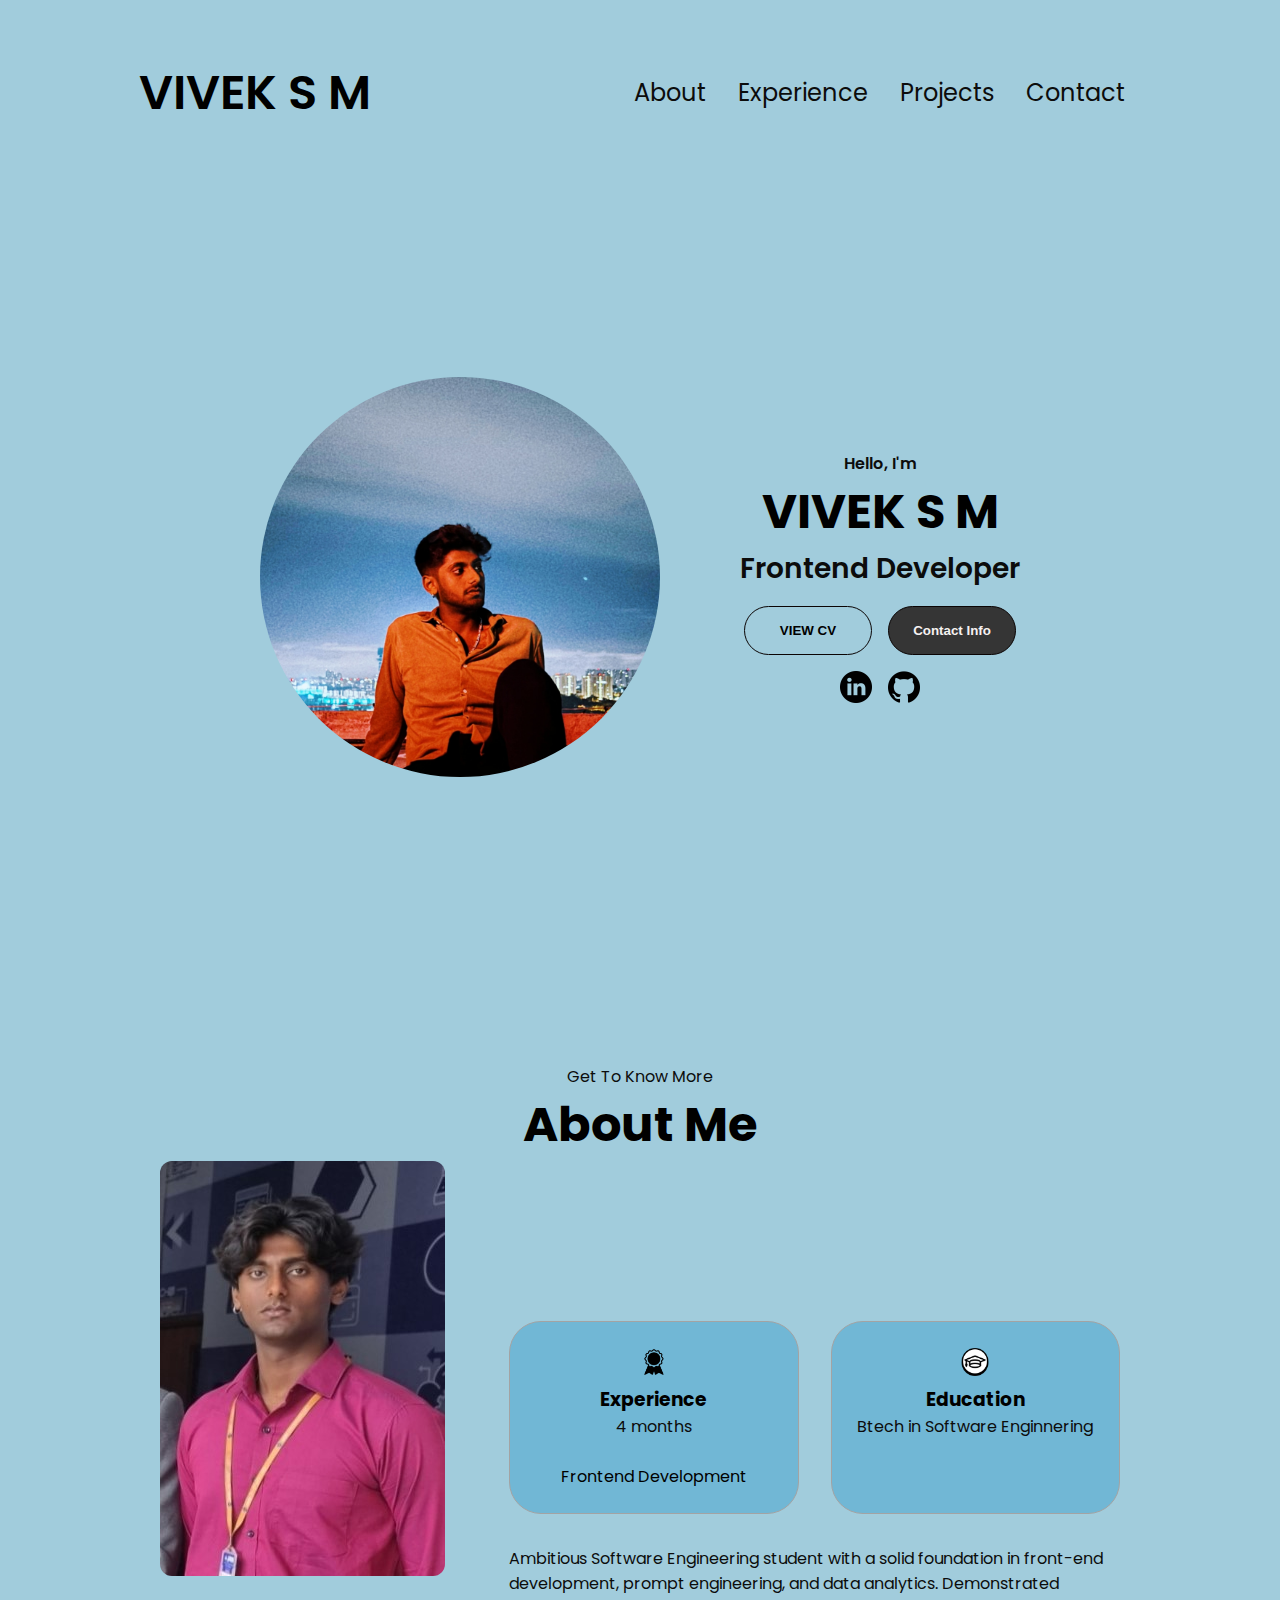
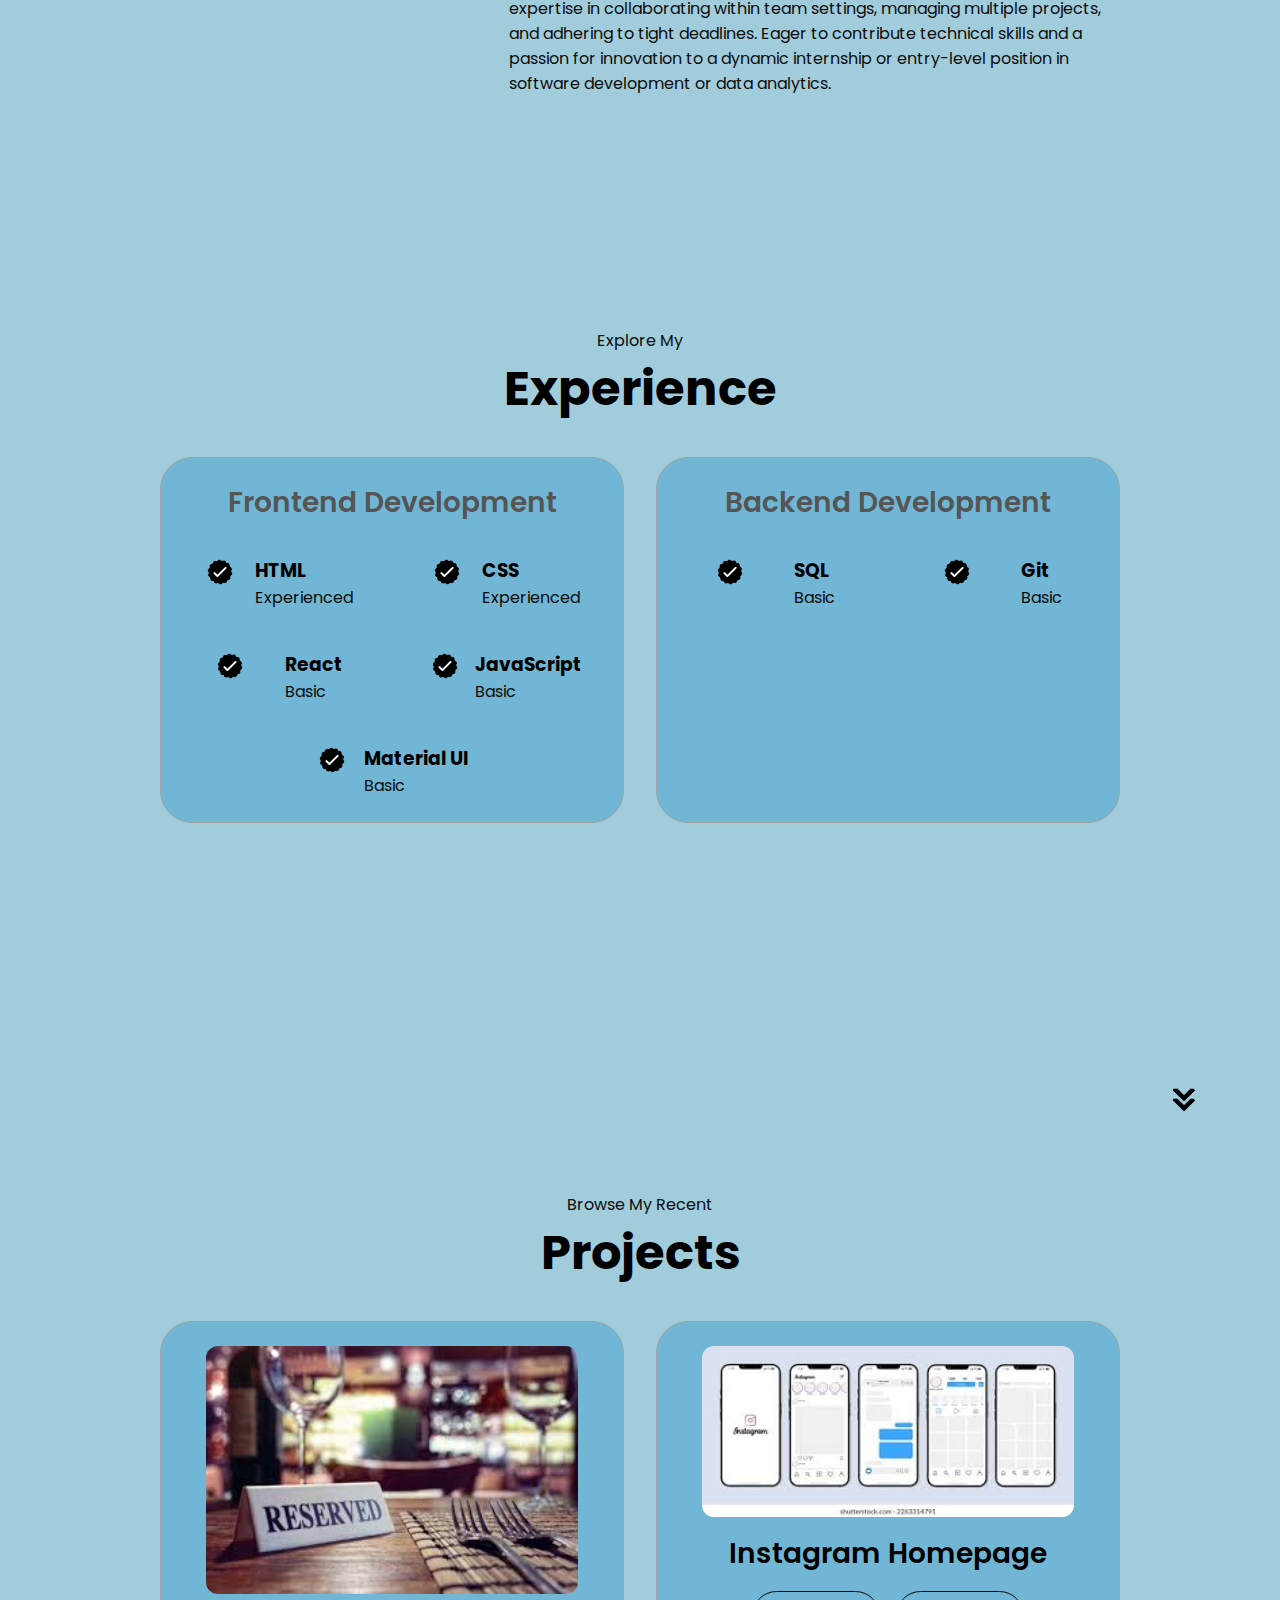
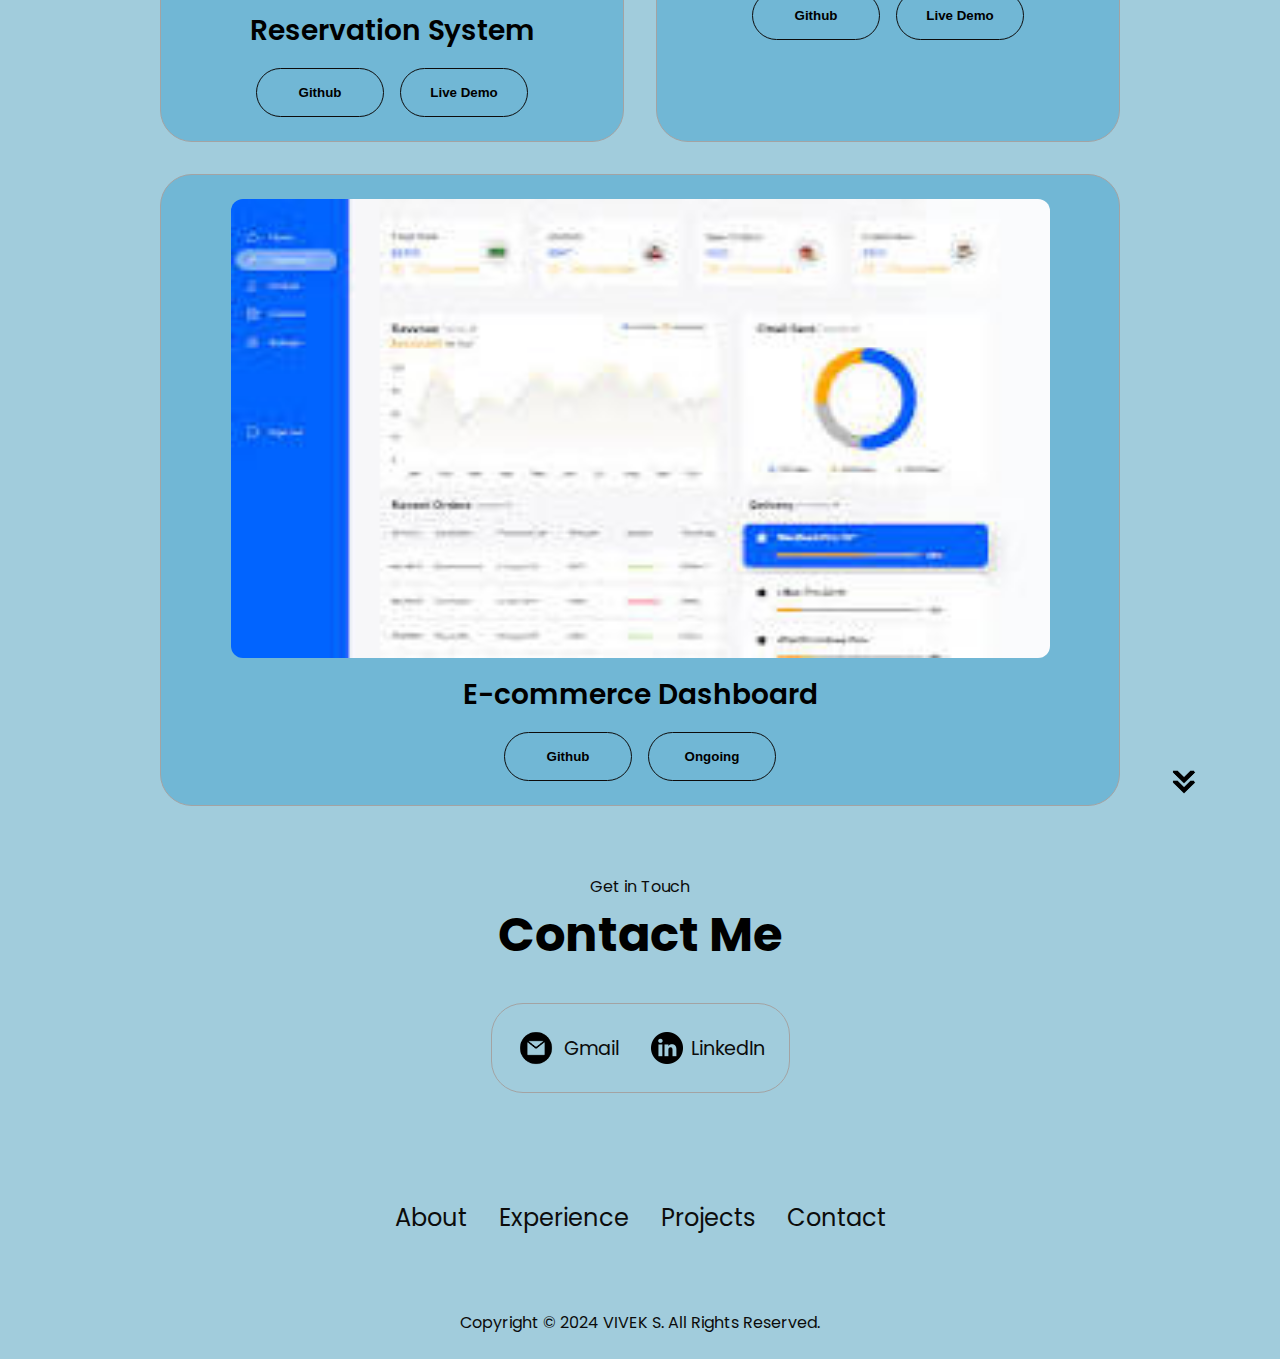
<file: portfolio/index.html>
<!DOCTYPE html>
<html lang="en">
  <head>
    <meta charset="UTF-8" />
    <meta http-equiv="X-UA-Compatible" content="IE=edge" />
    <meta name="viewport" content="width=device-width, initial-scale=1.0" />
    <title>My Portfolio</title>
    <link rel="stylesheet" href="styles.css" />
    <link rel="stylesheet" href="mediaqueries.css" />
  </head>
  <body>
    <nav id="desktop-nav">
      <div class="logo">VIVEK S M</div>
      <div>
        <ul class="nav-links">
          <li><a href="#about">About</a></li>
          <li><a href="#experience">Experience</a></li>
          <li><a href="#projects">Projects</a></li>
          <li><a href="#contact">Contact</a></li>
        </ul>
      </div>
    </nav>
    <nav id="hamburger-nav">
      <div class="logo">VIVEK S M</div>
      <div class="hamburger-menu">
        <div class="hamburger-icon" onclick="toggleMenu()">
          <span></span>
          <span></span>
          <span></span>
        </div>
        <div class="menu-links">
          <li><a href="#about" onclick="toggleMenu()">About</a></li>
          <li><a href="#experience" onclick="toggleMenu()">Experience</a></li>
          <li><a href="#projects" onclick="toggleMenu()">Projects</a></li>
          <li><a href="#contact" onclick="toggleMenu()">Contact</a></li>
        </div>
      </div>
    </nav>
    <section id="profile">
      <div class="section__pic-container">
        <img src="3333.jpg" alt="vivek sm profile picture"/>
      </div>
      <div class="section__text">
        <p class="section__text__p1">Hello, I'm</p>
        <h1 class="title">VIVEK S M</h1>
        <p class="section__text__p2">Frontend Developer</p>
        <div class="btn-container">
          <button
            class="btn btn-color-2"
            onclick="window.open('resume_1 photo.jpg')"
          >VIEW CV
          </button>
          <button class="btn btn-color-1" onclick="location.href='./#contact'">
            Contact Info
          </button>
        </div>
        <div id="socials-container">
            
          <img
            src="linkedin.png"
            alt="My LinkedIn profile"
            class="icon"
            onclick="location.href='https://www.linkedin.com/in/vivek-s-m-0318b72ba/'"
          />
          <img
            src="github.png"
            alt="My Github profile"
            class="icon"
            onclick="location.href='https://github.com/viveksm2003'"
          />
        </div>
      </div>
    </section>
    <section id="about">
      <p class="section__text__p1">Get To Know More</p>
      <h1 class="title">About Me</h1>
      <div class="section-container">
        <div class="about-pic">
          <img
            src="RESUMEPIC.jpg"
            alt="Profile picture"
            class="about-img"
          />
        </div>
        <div class="about-details-container">
          <div class="about-containers">
            <div class="details-container">
              <img
                src="experience.png"
                alt="Experience icon"
                class="icon"
              />
              <h3>Experience</h3>
              <p>4 months</p> <br />Frontend Development</p>
            </div>
            <div class="details-container">
              <img
                src="EDUCATION.png"
                alt="Education icon"
                class="icon"
              />
              <h3>Education</h3>
              <p>Btech in Software Enginnering
            </div>
          </div>
          <div class="text-container">
            <p>
                Ambitious Software Engineering student with a solid foundation in front-end development, prompt engineering, and data analytics. Demonstrated expertise in collaborating within team settings, managing multiple projects, and adhering to tight deadlines. Eager to contribute technical skills and a passion for innovation to a dynamic internship or entry-level position in software development or data analytics.
            </p>
          </div>
        </div>
      </div>
      <img
        src="arrow.png"
        alt="Arrow icon"
        class="icon arrow"
        onclick="location.href='./#experience'"
      />
    </section>
    <section id="experience">
      <p class="section__text__p1">Explore My</p>
      <h1 class="title">Experience</h1>
      <div class="experience-details-container">
        <div class="about-containers">
          <div class="details-container">
            <h2 class="experience-sub-title">Frontend Development</h2>
            <div class="article-container">
              <article>
                <img
                  src="checkmark (1).png"
                  alt="Experience icon"
                  class="icon"
                />
                <div>
                    <h3>HTML</h3>
                  <p>Experienced</p>
                </div>
              </article>
              <article>
                <img
                  src="checkmark (1).png"
                  alt="Experience icon"
                  class="icon"
                />
                <div>
                  <h3>CSS</h3>
                  <p>Experienced</p>
                </div>
              </article>
              <article>
                <img
                  src="checkmark (1).png"
                  alt="Experience icon"
                  class="icon"
                />
                <div>
                  <h3>React</h3>
                  <p>Basic</p>
                </div>
              </article>
              <article>
                <img
                  src="checkmark (1).png"
                  alt="Experience icon"
                  class="icon"
                />
                <div>
                  <h3>JavaScript</h3>
                  <p>Basic</p>
                </div>
              </article>
              <article>
                <img
                  src="checkmark (1).png"
                  alt="Experience icon"
                  class="icon"
                />
               
                <div>
                  <h3>Material UI</h3>
                  <p>Basic</p>
                </div>
              </article>
            </div>
          </div>
          <div class="details-container">
            <h2 class="experience-sub-title">Backend Development</h2>
            <div class="article-container">
              <article>
                <img
                  src="checkmark (1).png"
                  alt="Experience icon"
                  class="icon"
                />
                <div>
                  <h3>SQL</h3>
                  <p>Basic</p>
                </div>
              </article>
              <article>
                <img
                  src="checkmark (1).png"
                  alt="Experience icon"
                  class="icon"
                />
                
                <div>
                  <h3>Git</h3>
                  <p>Basic</p>
                </div>
              </article>
            </div>
          </div>
        </div>
      </div>
      <img
                  
        src="arrow.png"
        alt="Arrow icon"
        class="icon arrow"
        onclick="location.href='./#projects'"
      />
    </section>
    <section id="projects">
      <p class="section__text__p1">Browse My Recent</p>
      <h1 class="title">Projects</h1>
      <div class="experience-details-container">
        <div class="about-containers">
          <div class="details-container color-container">
            <div class="article-container">
              <img
                src="rest reserv.jpeg"
                alt="Project 1"
                class="project-img"
              />
            </div>
            <h2 class="experience-sub-title project-title">Reservation System</h2>
            <div class="btn-container">
              <button
                class="btn btn-color-2 project-btn"
                onclick="location.href='https://github.com/viveksm2003/PROMPT-DRIVEN-BASIC-PROJECTS/blob/main/hotel%20reservation/index.html'"
              >
                Github
              </button>
              <button
                class="btn btn-color-2 project-btn"
                onclick="location.href='https:'//github.com/viveksm2003/PROMPT-DRIVEN-BASIC-PROJECTS/blob/main/hotel%20reservation/index.html'"
              >
                Live Demo
              </button>
            </div>
          </div>
          <div class="details-container color-container">
            <div class="article-container">

              <img
                src="insta homepage.jpeg"
                alt="Project 2"
                class="project-img"
              />
            </div>
            <h2 class="experience-sub-title project-title">Instagram Homepage</h2>
            <div class="btn-container">
              <button
                class="btn btn-color-2 project-btn"
                onclick="location.href='https://https://github.com/viveksm2003/PROMPT-DRIVEN-BASIC-PROJECTS/blob/main/instgram%20clone/index.html'"
              >
                Github
              </button>
              <button
                class="btn btn-color-2 project-btn"
                onclick="location.href='https://https://github.com/viveksm2003/PROMPT-DRIVEN-BASIC-PROJECTS/blob/main/instgram%20clone/index.html"
              >
                Live Demo
              </button>
            </div>
          </div>
          <div class="details-container color-container">
            <div class="article-container">
              <img
                src="eccommerce.jpeg"
                alt="Project 3"
                class="project-img"
              />
            </div>
            <h2 class="experience-sub-title project-title">E-commerce Dashboard</h2>
            <div class="btn-container">
              <button
                class="btn btn-color-2 project-btn"
                onclick="location.href='https://github.com/'"
              >
                Github
              </button>
              <button
                class="btn btn-color-2 project-btn"
                onclick="location.href='https://github.com/'"
              >
                Ongoing
              </button>
            </div>
          </div>
        </div>
      </div>
      <img
        src="arrow.png"
        alt="Arrow icon"
        class="icon arrow"
        onclick="location.href='./#contact'"
      />
    </section>
    <section id="contact">
      <p class="section__text__p1">Get in Touch</p>
      <h1 class="title">Contact Me</h1>
      <div class="contact-info-upper-container">
        <div class="contact-info-container">
          <img
            src="email.png"
            alt="Email icon"
            class="icon contact-icon email-icon"
          />
          <p><a href="mailto:vixxysm@gmail.com">Gmail</a></p>
        </div>
        <div class="contact-info-container">
          <img
            src="linkedin.png"
            alt="LinkedIn icon"
            class="icon contact-icon"
          />
          <p><a href="//www.linkedin.com/in/vivek-s-m-0318b72ba/">LinkedIn</a></p>
        </div>
      </div>
    </section>
    <footer>
      <nav>
        <div class="nav-links-container">
          <ul class="nav-links">
            <li><a href="#about">About</a></li>
            <li><a href="#experience">Experience</a></li>
            <li><a href="#projects">Projects</a></li>
            <li><a href="#contact">Contact</a></li>
          </ul>
        </div>
      </nav>
      <p>Copyright &#169; 2024 VIVEK S. All Rights Reserved.</p>
    </footer>
    <script src="script.js"></script>
  </body>
</html>
</file>
<file: portfolio/styles.css>
/* GENERAL */

@import url("https://fonts.googleapis.com/css2?family=Poppins:wght@300;400;500;600&display=swap");

* {
  margin: 0;
  padding: 0;
}

body {
  font-family: "Poppins", sans-serif;
  background-color:#A1CCDC
}

html {
  scroll-behavior: smooth;
}

p {
  color: rgb(12, 12, 12);
}

/* TRANSITION */

a,
.btn {
  transition: all 300ms ease;
}

/* DESKTOP NAV */

nav,
.nav-links {
  display: flex;
  flex-direction: row;
  justify-content: space-around;
  align-items: center;
  padding: 1rem;
  
}

nav {
  justify-content: space-around;
  align-items: center;
  height: 17vh;
}

.nav-links {
  gap: 2rem;
  list-style: none;
  font-size: 1.5rem;
}

a {
  color: rgb(12, 12, 12);
  text-decoration: none;
  text-decoration-color: white;
}

a:hover {
  color: rgb(9, 7, 7);
  text-decoration: underline;
  text-underline-offset: 1rem;
  text-decoration-color: rgb(181, 181, 181);
}

.logo {
  font-size: 3rem;
  font-weight: 600;
}

.logo:hover {
  cursor:default;
}

/* HAMBURGER MENU */

#hamburger-nav {
  display: none;
}

.hamburger-menu {
  position: relative;
  display: inline-block;
}

.hamburger-icon {
  display: flex;
  flex-direction: column;
  justify-content: space-between;
  height: 30px;
  width: 30px;
  cursor: pointer;
}

.hamburger-icon span {
  width: 100%;
  height: 2px;
  background-color: black;
  transition: all 0.3 ease-in-out;
}

.menu-links {
  position: absolute;
  top: 100%;
  right: 0;
  background-color: rgb(14, 13, 13);
  width: fit-content;
  max-height: 0;
  overflow: hidden;
  transition: all 0.3 ease-in-out;
}

.menu-links a {
  display: block;
  padding: 10px;
  text-align: center;
  font-size: 1.5rem;
  color: rgb(13, 13, 13);
  text-decoration: none;
  transition: all 0.3 ease-in-out;
}

.menu-links li {
  list-style: none;
}

.menu-links.open {
  max-height: 300px;
}

.hamburger-icon.open span:first-child {
  transform: rotate(45deg) translate(10px, 5px);
}

.hamburger-icon.open span:nth-child(2) {
  opacity: 0;
}

.hamburger-icon.open span:last-child {
  transform: rotate(-45deg) translate(10px, -5px);
}

.hamburger-icon span:first-child {
  transform: none;
}

.hamburger-icon span:first-child {
  opacity: 1;
}

.hamburger-icon span:first-child {
  transform: none;
}

/* SECTIONS */

section {
  padding-top: 4vh;
  height: 96vh;
  margin: 0 10rem;
  box-sizing: border-box;
  min-height: fit-content;
}

.section-container {
  display: flex;
}

/* PROFILE SECTION */

#profile {
  display: flex;
  justify-content: center;
  gap: 5rem;
  height: 80vh;
  border-radius:50%;
}

.section__pic-container img {
  border-radius: 50%;
  height: 100%;
  width: 100%;
  object-fit: cover;
 
}




.section__text {
  align-self:center;
  text-align:center;
}

.section__text p {
  font-weight: 600;
}

.section__text__p1 {
  text-align: center;
}

.section__text__p2 {
  font-size: 1.75rem;
  margin-bottom: 1rem;
}

.title {
  font-size: 3rem;
  text-align: center;
}

#socials-container {
  display: flex;
  justify-content: center;
  margin-top: 1rem;
  gap: 1rem;
}

/* ICONS */

.icon {
  cursor: pointer;
  height: 2rem;
}

/* BUTTONS */

.btn-container {
  display: flex;
  justify-content: center;
  gap: 1rem;
}

.btn {
  font-weight: 600;
  transition: all 300ms ease;
  padding: 1rem;
  width: 8rem;
  border-radius: 2rem;
}

.btn-color-1,
.btn-color-2 {
  border: rgb(10, 4, 4) 0.1rem solid;
}

.btn-color-1:hover,
.btn-color-2:hover {
  cursor: pointer;
}

.btn-color-1,
.btn-color-2:hover {
  background: rgb(53, 53, 53);
  color: rgb(245, 241, 241);
}

.btn-color-1:hover {
  background: rgb(5, 5, 5);
}

.btn-color-2 {
  background:scroll;
}

.btn-color-2:hover {
  border: rgb(6, 6, 6) 0.1rem solid;
}

.btn-container {
  gap: 1rem;
}

/* ABOUT SECTION */

.about-containers {
  gap: 2rem;
  margin-bottom: 2rem;
  margin-top: 2rem;
}

.about-details-container {
  justify-content: center;
  flex-direction: column;
}

.about-containers,
.about-details-container {
  display: flex;
}



.arrow {
  position: absolute;
  right: -5rem;
  bottom: 2.5rem;
}

.details-container {
  padding: 1.5rem;
  flex: 1;
  background:#71b7d5;
  border-radius: 2rem;
  border: rgb(53, 53, 53) 0.1rem solid;
  border-color: rgb(163, 163, 163);
  text-align: center;
}

.section-container {
  gap: 4rem;
  height: 80%;
}

.section__pic-container  {
  height: 400px;
  width: 400px;
  margin: auto 0;
  border-radius:12px;
}
.about-pic img {
  border-radius: 12px;
}

/* EXPERIENCE SECTION */

#experience {
  position: relative;
}

.experience-sub-title {
  color: rgb(85, 85, 85);
  font-weight: 600;
  font-size: 1.75rem;
  margin-bottom: 2rem;
}

.experience-details-container {
  display: flex;
  justify-content: center;
  flex-direction: column;
}

.article-container {
  display: flex;
  text-align: initial;
  flex-wrap: wrap;
  flex-direction: row;
  gap: 2.5rem;
  justify-content: space-around;
}

article {
  display: flex;
  width: 10rem;
  justify-content: space-around;
  gap: 0.5rem;
}

article .icon {
  cursor: default;
}

/* PROJECTS SECTION */

#projects {
  position: relative;
}

.color-container {
  border-color: rgb(163, 163, 163);
  background:#71b7d5;
}

.project-img {
  border-radius: 12px;
  width: 90%;
  height: 90%;
  object-fit: cover;
}

.project-title {
  margin: 1rem;
  color: black;
}

.project-btn {
  color: black;
  border-color: rgb(12, 12, 12);
}

/* CONTACT */

#contact {
  display: flex;
  justify-content: center;
  flex-direction: column;
  height: 70vh;
}

.contact-info-upper-container {
  display: flex;
  justify-content: center;
  border-radius: 2rem;
  border: rgb(20, 18, 18) 0.1rem solid;
  border-color: rgb(163, 163, 163);
  background: (250, 250, 250);
  margin: 2rem auto;
  padding: 0.5rem;
}

.contact-info-container {
  display: flex;
  align-items: center;
  justify-content: center;
  gap: 0.5rem;
  margin: 1rem;
}

.contact-info-container p {
  font-size: larger;
}

.contact-icon {
  cursor: default;
}

.email-icon {
  height: 2.5rem;
}

/* FOOTER SECTION */

footer {
  height: 26vh;
  margin: 0 1rem;
}

footer p {
  text-align: center;
}
</file>
<file: portfolio/mediaqueries.css>
@media screen and (max-width: 1400px) {
    #profile {
      height: 83vh;
      margin-bottom: 6rem;
    }
    .about-containers {
      flex-wrap: wrap;
    }
    #contact,
    #projects {
      height: fit-content;
    }
  }
  
  @media screen and (max-width: 1200px) {
    #desktop-nav {
      display: none;
    }
    #hamburger-nav {
      display: flex;
    }
    #experience,
    .experience-details-container {
      margin-top: 2rem;
    }
    #profile,
    .section-container {
      display: block;
    }
    .arrow {
      display: none;
    }
    section,
    .section-container {
      height:fit-content;
    }
    section {
      margin: 0 5%;
    }
    .section__pic-container {
      width: 275px;
      height: 275px;
      margin: 0 auto 2rem;
    }
    .about-containers {
      margin-top: 0;
    }
  }
  
  @media screen and (max-width: 600px) {
    #contact,
    footer {
      height: 40vh;
    }
    #profile {
      height: 83vh;
      margin-bottom: 0;
    }
    article {
      font-size: 1rem;
    }
    footer nav {
      height: fit-content;
      margin-bottom: 2rem;
    }
    .about-containers,
    .contact-info-upper-container,
    .btn-container {
      flex-wrap: wrap;
    }
    .contact-info-container {
      margin: 0;
    }
    .contact-info-container p,
    .nav-links li a {
      font-size: 1rem;
    }
    .experience-sub-title {
      font-size: 1.25rem;
    }
    .logo {
      font-size: 1.5rem;
    }
    .nav-links {
      flex-direction: column;
      gap: 0.5rem;
      text-align: center;
    }
    .section__pic-container {
      width: auto;
      height: 46vw;
      justify-content: center;
    }
    .section__text__p2 {
      font-size: 1.25rem;
    }
    .title {
      font-size: 2rem;
    }
    .text-container {
      text-align: justify;
    }
  }
</file>
